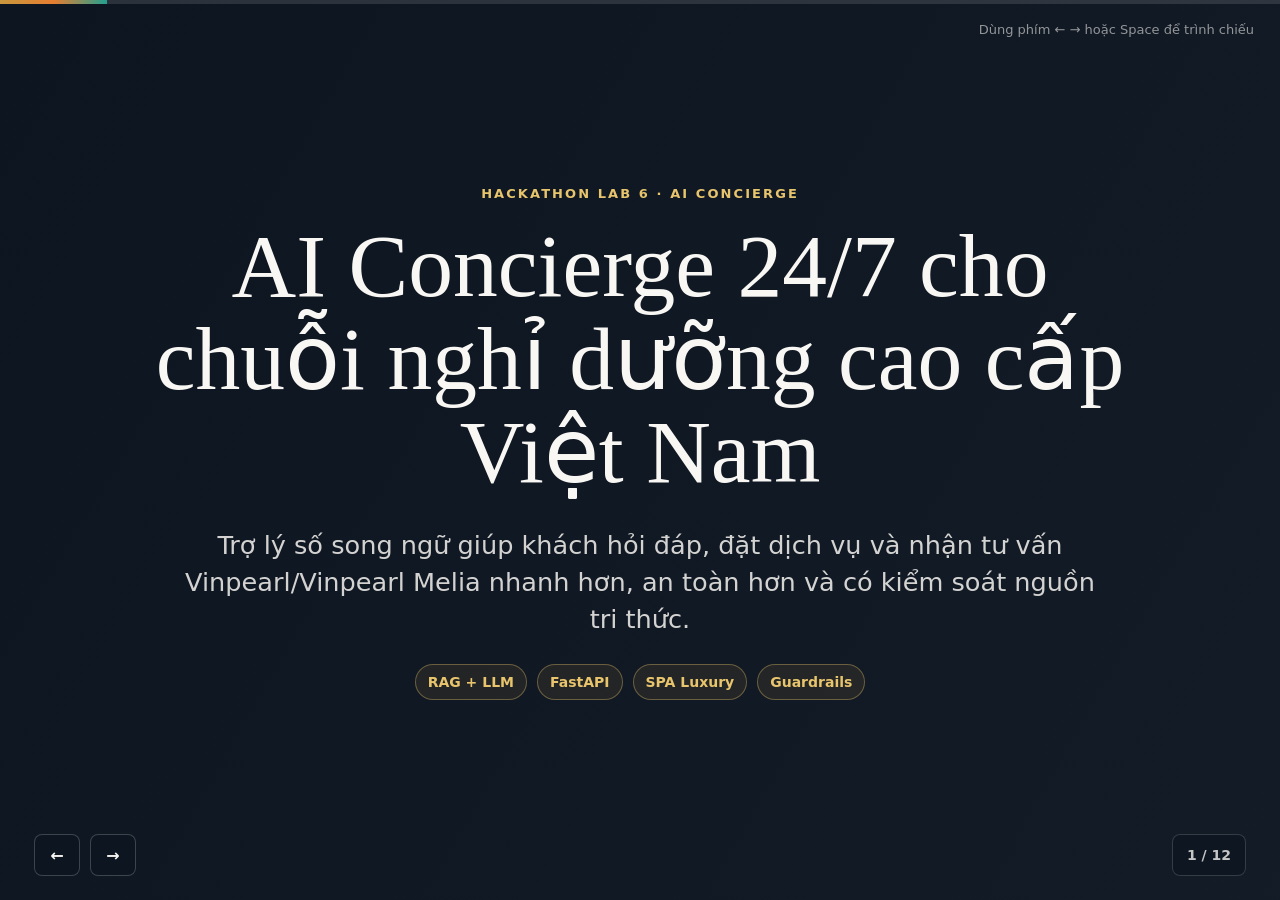
<file: slidshow.html>
<!doctype html>
<html lang="vi">
<head>
  <meta charset="utf-8">
  <meta name="viewport" content="width=device-width, initial-scale=1">
  <title>AI Concierge 24/7 - Slide trình bày</title>
  <link rel="icon" href="data:,">
  <style>
    :root {
      --navy: #0d1520;
      --ink: #141c27;
      --surface: #1b2535;
      --gold: #c8973e;
      --gold-light: #e8c56d;
      --teal: #22a090;
      --orange: #e67e30;
      --cream: #f9f7f3;
      --muted: #aeb7c2;
      --line: rgba(255, 255, 255, .12);
      --shadow: 0 24px 80px rgba(0, 0, 0, .36);
    }

    * { box-sizing: border-box; }

    html,
    body {
      margin: 0;
      min-height: 100%;
      background: var(--navy);
      color: var(--cream);
      font-family: Inter, ui-sans-serif, system-ui, -apple-system, BlinkMacSystemFont, "Segoe UI", sans-serif;
      overflow: hidden;
    }

    body {
      background:
        linear-gradient(120deg, rgba(13, 21, 32, .98), rgba(20, 28, 39, .92)),
        url("https://cf.bstatic.com/xdata/images/hotel/max1024x768/412883158.jpg?k=a220ece8f04054da35466bd13ee87342354cc18122b73eb0fbdcfef850115325") center / cover fixed;
    }

    .deck {
      position: relative;
      width: 100vw;
      height: 100vh;
      overflow: hidden;
    }

    .slide {
      position: absolute;
      inset: 0;
      display: grid;
      grid-template-columns: minmax(0, 1.05fr) minmax(340px, .95fr);
      gap: 42px;
      align-items: center;
      padding: 64px 78px 78px;
      opacity: 0;
      transform: translateX(42px);
      pointer-events: none;
      transition: opacity .32s ease, transform .32s ease;
    }

    .slide.active {
      opacity: 1;
      transform: translateX(0);
      pointer-events: auto;
    }

    .slide.full {
      grid-template-columns: minmax(0, 1fr);
      align-content: center;
      text-align: center;
      padding-inline: min(9vw, 110px);
    }

    .eyebrow {
      margin: 0 0 18px;
      color: var(--gold-light);
      font-size: 13px;
      font-weight: 700;
      letter-spacing: .16em;
      text-transform: uppercase;
    }

    h1,
    h2 {
      margin: 0;
      font-family: Georgia, "Times New Roman", serif;
      font-weight: 500;
      line-height: 1.04;
      letter-spacing: 0;
    }

    h1 {
      max-width: 980px;
      margin-inline: auto;
      font-size: clamp(48px, 7vw, 96px);
    }

    h2 {
      font-size: clamp(38px, 5vw, 72px);
    }

    .lead {
      max-width: 920px;
      margin: 28px auto 0;
      color: rgba(249, 247, 243, .84);
      font-size: clamp(20px, 2vw, 30px);
      line-height: 1.45;
    }

    .copy {
      max-width: 780px;
      color: rgba(249, 247, 243, .82);
      font-size: 22px;
      line-height: 1.48;
    }

    .bullets {
      display: grid;
      gap: 16px;
      margin: 28px 0 0;
      padding: 0;
      list-style: none;
    }

    .bullets li {
      display: grid;
      grid-template-columns: 14px 1fr;
      gap: 14px;
      color: rgba(249, 247, 243, .86);
      font-size: 21px;
      line-height: 1.4;
    }

    .bullets li::before {
      content: "";
      width: 10px;
      height: 10px;
      margin-top: 10px;
      border-radius: 999px;
      background: var(--gold);
      box-shadow: 0 0 0 6px rgba(200, 151, 62, .12);
    }

    .panel {
      border: 1px solid var(--line);
      border-radius: 8px;
      background: rgba(27, 37, 53, .78);
      box-shadow: var(--shadow);
      backdrop-filter: blur(18px);
      overflow: hidden;
    }

    .photo {
      min-height: 430px;
      background: center / cover;
      border-bottom: 1px solid var(--line);
    }

    .panel-body {
      padding: 28px;
    }

    .metric-grid {
      display: grid;
      grid-template-columns: repeat(2, minmax(0, 1fr));
      gap: 14px;
    }

    .metric {
      min-height: 132px;
      padding: 22px;
      border: 1px solid var(--line);
      border-radius: 8px;
      background: rgba(255, 255, 255, .05);
    }

    .metric strong {
      display: block;
      color: var(--gold-light);
      font-family: Georgia, "Times New Roman", serif;
      font-size: 42px;
      font-weight: 500;
      line-height: 1;
    }

    .metric span {
      display: block;
      margin-top: 10px;
      color: rgba(249, 247, 243, .76);
      font-size: 15px;
      line-height: 1.35;
    }

    .stack {
      display: grid;
      gap: 14px;
      margin-top: 28px;
    }

    .step {
      display: grid;
      grid-template-columns: 54px 1fr;
      gap: 16px;
      align-items: start;
      padding: 18px;
      border: 1px solid var(--line);
      border-radius: 8px;
      background: rgba(255, 255, 255, .055);
    }

    .step-num {
      display: grid;
      place-items: center;
      width: 42px;
      height: 42px;
      border-radius: 50%;
      background: rgba(34, 160, 144, .16);
      color: var(--teal);
      font-weight: 800;
    }

    .step h3,
    .card h3 {
      margin: 0 0 6px;
      font-size: 20px;
      line-height: 1.25;
    }

    .step p,
    .card p {
      margin: 0;
      color: rgba(249, 247, 243, .72);
      font-size: 16px;
      line-height: 1.42;
    }

    .cards {
      display: grid;
      grid-template-columns: repeat(3, minmax(0, 1fr));
      gap: 16px;
      margin-top: 30px;
    }

    .card {
      min-height: 190px;
      padding: 22px;
      border: 1px solid var(--line);
      border-radius: 8px;
      background: rgba(27, 37, 53, .78);
    }

    .tag-row {
      display: flex;
      flex-wrap: wrap;
      gap: 10px;
      margin-top: 26px;
    }

    .tag {
      padding: 9px 12px;
      border: 1px solid rgba(232, 197, 109, .36);
      border-radius: 999px;
      color: var(--gold-light);
      background: rgba(200, 151, 62, .1);
      font-size: 14px;
      font-weight: 700;
    }

    .image-showcase {
      display: grid;
      place-items: center;
      margin-top: 30px;
    }

    .showcase-image {
      max-width: min(100%, 960px);
      max-height: 62vh;
      border: 1px solid rgba(255, 255, 255, .18);
      border-radius: 8px;
      background: #fff;
      box-shadow: var(--shadow);
      object-fit: contain;
    }

    .qr-image {
      width: min(58vh, 520px);
      max-width: 82vw;
      padding: 18px;
    }

    .destinations {
      display: grid;
      grid-template-columns: repeat(7, minmax(0, 1fr));
      gap: 10px;
      margin-top: 30px;
    }

    .destination {
      min-height: 108px;
      padding: 14px;
      border: 1px solid var(--line);
      border-radius: 8px;
      background: rgba(255, 255, 255, .055);
      text-align: left;
    }

    .destination strong {
      display: block;
      font-size: 15px;
      line-height: 1.25;
    }

    .destination span {
      display: block;
      margin-top: 8px;
      color: rgba(249, 247, 243, .66);
      font-size: 13px;
      line-height: 1.3;
    }

    .nav {
      position: fixed;
      left: 34px;
      right: 34px;
      bottom: 24px;
      z-index: 10;
      display: flex;
      align-items: center;
      justify-content: space-between;
      pointer-events: none;
    }

    .controls {
      display: flex;
      gap: 10px;
      pointer-events: auto;
    }

    button {
      min-width: 46px;
      min-height: 42px;
      border: 1px solid rgba(255, 255, 255, .2);
      border-radius: 8px;
      color: var(--cream);
      background: rgba(13, 21, 32, .72);
      font: inherit;
      font-weight: 800;
      cursor: pointer;
      backdrop-filter: blur(12px);
    }

    button:hover { border-color: var(--gold); color: var(--gold-light); }

    .counter {
      padding: 12px 14px;
      border: 1px solid rgba(255, 255, 255, .16);
      border-radius: 8px;
      background: rgba(13, 21, 32, .72);
      color: rgba(249, 247, 243, .78);
      font-size: 14px;
      font-weight: 700;
      backdrop-filter: blur(12px);
      pointer-events: auto;
    }

    .progress {
      position: fixed;
      top: 0;
      left: 0;
      z-index: 20;
      width: 100%;
      height: 4px;
      background: rgba(255, 255, 255, .12);
    }

    .progress span {
      display: block;
      width: 0;
      height: 100%;
      background: linear-gradient(90deg, var(--gold), var(--orange), var(--teal));
      transition: width .25s ease;
    }

    .hint {
      position: fixed;
      top: 22px;
      right: 26px;
      z-index: 10;
      color: rgba(249, 247, 243, .56);
      font-size: 13px;
    }

    @media (max-width: 980px) {
      html,
      body { overflow: auto; }

      .deck {
        height: auto;
        min-height: 100vh;
      }

      .slide,
      .slide.full {
        position: relative;
        display: none;
        min-height: 100vh;
        grid-template-columns: 1fr;
        padding: 58px 22px 88px;
      }

      .slide.active { display: grid; }
      .photo { min-height: 240px; }
      .copy { font-size: 18px; }
      .bullets li { font-size: 18px; }
      .cards,
      .metric-grid,
      .destinations { grid-template-columns: 1fr; }
      .hint { display: none; }
      .nav { left: 14px; right: 14px; bottom: 14px; }
    }

    @media print {
      html,
      body {
        overflow: visible;
        background: #fff;
        color: #111;
      }

      .deck { height: auto; }

      .slide,
      .slide.full {
        position: relative;
        page-break-after: always;
        opacity: 1;
        transform: none;
        min-height: 100vh;
        color: #111;
        background: #fff;
      }

      .panel,
      .card,
      .metric,
      .step,
      .destination {
        background: #fff;
        color: #111;
        box-shadow: none;
        border-color: #ddd;
      }

      .nav,
      .hint,
      .progress { display: none; }
    }
  </style>
</head>
<body>
  <div class="progress"><span id="progressBar"></span></div>
  <div class="hint">Dùng phím ← → hoặc Space để trình chiếu</div>

  <main class="deck" aria-live="polite">
    <section class="slide full active">
      <div>
        <p class="eyebrow">Hackathon Lab 6 · AI Concierge</p>
        <h1>AI Concierge 24/7 cho chuỗi nghỉ dưỡng cao cấp Việt Nam</h1>
        <p class="lead">Trợ lý số song ngữ giúp khách hỏi đáp, đặt dịch vụ và nhận tư vấn Vinpearl/Vinpearl Melia nhanh hơn, an toàn hơn và có kiểm soát nguồn tri thức.</p>
        <div class="tag-row" style="justify-content:center">
          <span class="tag">RAG + LLM</span>
          <span class="tag">FastAPI</span>
          <span class="tag">SPA Luxury</span>
          <span class="tag">Guardrails</span>
        </div>
      </div>
    </section>

    <section class="slide full">
      <div>
        <p class="eyebrow">Truy cập demo</p>
        <h2>Quét mã QR để mở trải nghiệm AI Concierge</h2>
        <p class="lead">Dùng mã QR này trong phần trình bày để người nghe mở nhanh bản demo hoặc tài nguyên dự án.</p>
        <div class="image-showcase">
          <img class="showcase-image qr-image" src="Untitled.png" alt="Mã QR truy cập demo AI Concierge">
        </div>
      </div>
    </section>

    <section class="slide full">
      <div>
        <p class="eyebrow">Vấn đề giải quyết</p>
        <h2>Pain Points của du khách khi lập kế hoạch</h2>
        <div class="image-showcase">
          <img class="showcase-image" src="painpoint.png" alt="Các pain points: quá tải thông tin, khó lập lịch trình, thiếu contextual UI và hallucination">
        </div>
      </div>
    </section>

    <section class="slide">
      <div>
        <p class="eyebrow">Bài toán</p>
        <h2>Khách resort cần hỗ trợ tức thì, đúng ngữ cảnh</h2>
        <ul class="bullets">
          <li>Thông tin về điểm đến, tiện ích, chính sách, di chuyển và mùa du lịch nằm rải rác ở nhiều nguồn.</li>
          <li>Nhân viên lễ tân phải xử lý lặp lại các câu hỏi phổ biến và yêu cầu dịch vụ phòng.</li>
          <li>Câu trả lời AI trong lĩnh vực lưu trú phải tránh bịa thông tin vì ảnh hưởng trực tiếp tới trải nghiệm khách.</li>
        </ul>
      </div>
      <aside class="panel">
        <div class="photo" style="background-image:url('https://pplx-res.cloudinary.com/image/upload/pplx_search_images/774758752642ecc34a7b6e613503ae9ce9f86d05.jpg')"></div>
        <div class="panel-body">
          <p class="copy" style="font-size:18px;margin:0">Mục tiêu của project là biến concierge thành một kênh phục vụ 24/7: trả lời nhanh, có căn cứ, và chuyển tiếp được nhu cầu dịch vụ cho đội vận hành.</p>
        </div>
      </aside>
    </section>

    <section class="slide">
      <div>
        <p class="eyebrow">Giải pháp</p>
        <h2>Một AI Butler có tri thức resort và quy trình vận hành</h2>
        <ul class="bullets">
          <li>Chatbot song ngữ Việt - Anh trả lời theo ngôn ngữ của khách.</li>
          <li>Form và chatbot hỗ trợ gửi yêu cầu: khăn, nước uống, dọn phòng, giặt là, spa, đưa đón sân bay.</li>
          <li>Dashboard quản trị theo dõi người dùng, vai trò và trạng thái yêu cầu theo thời gian thực.</li>
        </ul>
      </div>
      <aside class="panel">
        <div class="metric-grid" style="padding:20px">
          <div class="metric"><strong>24/7</strong><span>Luôn sẵn sàng hỗ trợ khách lưu trú</span></div>
          <div class="metric"><strong>2</strong><span>Ngôn ngữ chính: tiếng Việt và tiếng Anh</span></div>
          <div class="metric"><strong>7</strong><span>Điểm đến Vinpearl/Vinpearl Melia trong bộ dữ liệu</span></div>
          <div class="metric"><strong>JWT</strong><span>Xác thực người dùng và phân quyền vai trò</span></div>
        </div>
      </aside>
    </section>

    <section class="slide full">
      <div>
        <p class="eyebrow">Phạm vi dữ liệu</p>
        <h2>7 điểm đến trong knowledge base</h2>
        <div class="destinations">
          <div class="destination"><strong>Vinpearl Nha Trang</strong><span>Đảo Hòn Tre · nghỉ dưỡng đảo, VinWonders</span></div>
          <div class="destination"><strong>Vinpearl Nam Hội An</strong><span>Resort & golf · river safari, văn hóa dân gian</span></div>
          <div class="destination"><strong>Vinpearl Phú Quốc</strong><span>All-in-one · VinWonders, Safari, Grand World</span></div>
          <div class="destination"><strong>Melia Vinpearl Cửa Sót</strong><span>Villa biển Hà Tĩnh · yên tĩnh, gia đình</span></div>
          <div class="destination"><strong>Vinpearl Hotel Bắc Ninh</strong><span>Khách sạn 5 sao trung tâm · MICE, công tác</span></div>
          <div class="destination"><strong>Melia Vinpearl Cửa Hội</strong><span>Biển Nghệ An · gia đình, cặp đôi</span></div>
          <div class="destination"><strong>Vinpearl Hạ Long</strong><span>Đảo Rều · view vịnh, nghỉ dưỡng riêng tư</span></div>
        </div>
      </div>
    </section>

    <section class="slide">
      <div>
        <p class="eyebrow">Kiến trúc</p>
        <h2>Backend RAG hybrid + frontend SPA</h2>
        <p class="copy">Project dùng FastAPI làm lõi backend, tách các lớp API, orchestration, retrieval, validation, monitoring và database. Frontend là SPA phong cách luxury, phục vụ cả khách lưu trú và admin/staff.</p>
        <div class="tag-row">
          <span class="tag">FastAPI</span>
          <span class="tag">LangChain RAG</span>
          <span class="tag">SQLite/DB Memory</span>
          <span class="tag">Prometheus</span>
          <span class="tag">MLflow</span>
        </div>
      </div>
      <aside class="panel">
        <div class="panel-body">
          <div class="stack">
            <div class="step"><div class="step-num">1</div><div><h3>Người dùng hỏi hoặc đặt dịch vụ</h3><p>SPA gửi chat/service request tới FastAPI.</p></div></div>
            <div class="step"><div class="step-num">2</div><div><h3>Orchestrator phân loại ý định</h3><p>Chitchat nhanh được xử lý rẻ hơn; câu hỏi nghiệp vụ đi qua RAG.</p></div></div>
            <div class="step"><div class="step-num">3</div><div><h3>RAG truy xuất tri thức</h3><p>BM25, vector dense, RRF và reranker chọn context phù hợp.</p></div></div>
            <div class="step"><div class="step-num">4</div><div><h3>Guardrails kiểm tra đầu ra</h3><p>Giảm prompt injection, PII leakage và hallucination.</p></div></div>
          </div>
        </div>
      </aside>
    </section>

    <section class="slide">
      <div>
        <p class="eyebrow">RAG pipeline</p>
        <h2>Tăng độ chính xác bằng nhiều tầng truy xuất</h2>
        <ul class="bullets">
          <li>BM25 bắt các từ khóa rõ ràng như tên resort, chính sách, tiện ích.</li>
          <li>Dense vector search hiểu câu hỏi tự nhiên và các cách diễn đạt gần nghĩa.</li>
          <li>RRF hợp nhất kết quả, sau đó Cross-Encoder reranker sắp xếp lại theo độ liên quan.</li>
        </ul>
      </div>
      <aside class="panel">
        <div class="metric-grid" style="padding:20px">
          <div class="metric"><strong>0.756</strong><span>MRR trong đánh giá retrieval live</span></div>
          <div class="metric"><strong>76.9%</strong><span>Recall@3 trên bộ 13 câu hỏi ground truth</span></div>
          <div class="metric"><strong>78.5%</strong><span>Recall@10 khi mở rộng số chunk truy xuất</span></div>
          <div class="metric"><strong>46.2%</strong><span>Precision@3 trong đánh giá hiện tại</span></div>
        </div>
      </aside>
    </section>

    <section class="slide">
      <div>
        <p class="eyebrow">An toàn AI</p>
        <h2>Không chỉ trả lời hay, mà phải trả lời có căn cứ</h2>
        <ul class="bullets">
          <li>Input guard phát hiện prompt injection và giữ câu hỏi trong ranh giới chủ đề concierge.</li>
          <li>PII redaction giúp ẩn thông tin nhạy cảm như email, số điện thoại, số thẻ.</li>
          <li>Hallucination scoring kết hợp source attribution, token overlap, semantic similarity và claim verification thử nghiệm.</li>
        </ul>
      </div>
      <aside class="panel">
        <div class="panel-body">
          <div class="cards" style="grid-template-columns:1fr">
            <div class="card"><h3>Heuristic nhanh</h3><p>Chấm độ grounded của câu trả lời dựa trên context đã truy xuất.</p></div>
            <div class="card"><h3>NLI claim verification</h3><p>Kiểm tra từng tuyên bố để phát hiện câu trả lời dùng đúng từ nhưng sai sự thật.</p></div>
            <div class="card"><h3>Minh bạch với khách</h3><p>Frontend có thể hiển thị AI Confidence Score để người dùng biết mức tin cậy.</p></div>
          </div>
        </div>
      </aside>
    </section>

    <section class="slide full">
      <div>
        <p class="eyebrow">Demo workflow</p>
        <h2>Luồng trải nghiệm chính</h2>
        <div class="cards">
          <div class="card"><h3>1. Khách hỏi</h3><p>“Ở Vinpearl Phú Quốc có shuttle từ sân bay không?”</p></div>
          <div class="card"><h3>2. AI truy xuất</h3><p>RAG lấy context từ transportation, FAQ, policies và dữ liệu điểm đến.</p></div>
          <div class="card"><h3>3. AI trả lời</h3><p>Câu trả lời nêu rõ có xe đưa đón/shuttle, cách đăng ký và lưu ý xác nhận trước.</p></div>
          <div class="card"><h3>4. Khách đặt dịch vụ</h3><p>Nếu cần, khách gửi yêu cầu đưa đón sân bay qua form hoặc chat.</p></div>
          <div class="card"><h3>5. Staff xử lý</h3><p>Dashboard chuyển trạng thái từ “Chờ xử lý” sang “Đang thực hiện”, rồi “Hoàn thành”.</p></div>
          <div class="card"><h3>6. Hệ thống ghi nhớ</h3><p>Lịch sử hội thoại được lưu và tóm tắt khi dài để tiết kiệm token.</p></div>
        </div>
      </div>
    </section>

    <section class="slide">
      <div>
        <p class="eyebrow">Điểm nổi bật kỹ thuật</p>
        <h2>Project không dừng ở chatbot cơ bản</h2>
        <ul class="bullets">
          <li>Planner/Executor prompt templates giúp tách ý định, lập kế hoạch và sinh câu trả lời.</li>
          <li>Conversation memory có cơ chế auto-summarization ở ngưỡng 12 tin nhắn.</li>
          <li>Observability gồm logging, metrics, profiling và MLflow tracking để đánh giá chất lượng hệ thống.</li>
          <li>Test suite bao phủ API, RAG, guardrails, security, structured output và booking flow.</li>
        </ul>
      </div>
      <aside class="panel">
        <div class="photo" style="background-image:url('https://cf.bstatic.com/xdata/images/hotel/max1024x768/412883158.jpg?k=a220ece8f04054da35466bd13ee87342354cc18122b73eb0fbdcfef850115325')"></div>
        <div class="panel-body">
          <p class="copy" style="font-size:18px;margin:0">Thiết kế phù hợp bài toán resort: sang trọng ở trải nghiệm người dùng, nhưng có kiểm soát kỹ thuật ở tầng backend.</p>
        </div>
      </aside>
    </section>

    <section class="slide full">
      <div>
        <p class="eyebrow">Kết luận</p>
        <h2>AI Concierge 24/7 giúp nâng cấp dịch vụ khách sạn bằng AI có kiểm soát</h2>
        <p class="lead">Giá trị chính của project là kết hợp tri thức Vinpearl, RAG hybrid, guardrails và dashboard vận hành để tạo một trợ lý khách sạn đáng tin cậy, có thể mở rộng cho nhiều điểm đến và nhiều quy trình phục vụ.</p>
        <div class="tag-row" style="justify-content:center">
          <span class="tag">Nhanh hơn</span>
          <span class="tag">Đúng ngữ cảnh hơn</span>
          <span class="tag">Ít ảo giác hơn</span>
          <span class="tag">Dễ vận hành hơn</span>
        </div>
      </div>
    </section>
  </main>

  <nav class="nav" aria-label="Điều hướng slide">
    <div class="controls">
      <button id="prevBtn" type="button" aria-label="Slide trước">←</button>
      <button id="nextBtn" type="button" aria-label="Slide sau">→</button>
    </div>
    <div class="counter" id="counter">1 / 12</div>
  </nav>

  <script>
    const slides = Array.from(document.querySelectorAll(".slide"));
    const counter = document.getElementById("counter");
    const progressBar = document.getElementById("progressBar");
    const prevBtn = document.getElementById("prevBtn");
    const nextBtn = document.getElementById("nextBtn");
    let current = 0;

    function showSlide(index) {
      current = Math.max(0, Math.min(index, slides.length - 1));
      slides.forEach((slide, i) => slide.classList.toggle("active", i === current));
      counter.textContent = `${current + 1} / ${slides.length}`;
      progressBar.style.width = `${((current + 1) / slides.length) * 100}%`;
      prevBtn.disabled = current === 0;
      nextBtn.disabled = current === slides.length - 1;
    }

    function nextSlide() { showSlide(current + 1); }
    function prevSlide() { showSlide(current - 1); }

    prevBtn.addEventListener("click", prevSlide);
    nextBtn.addEventListener("click", nextSlide);

    window.addEventListener("keydown", (event) => {
      if (event.key === "ArrowRight" || event.key === " " || event.key === "PageDown") {
        event.preventDefault();
        nextSlide();
      }
      if (event.key === "ArrowLeft" || event.key === "PageUp") {
        event.preventDefault();
        prevSlide();
      }
      if (event.key === "Home") showSlide(0);
      if (event.key === "End") showSlide(slides.length - 1);
    });

    showSlide(0);
  </script>
</body>
</html>
</file>
